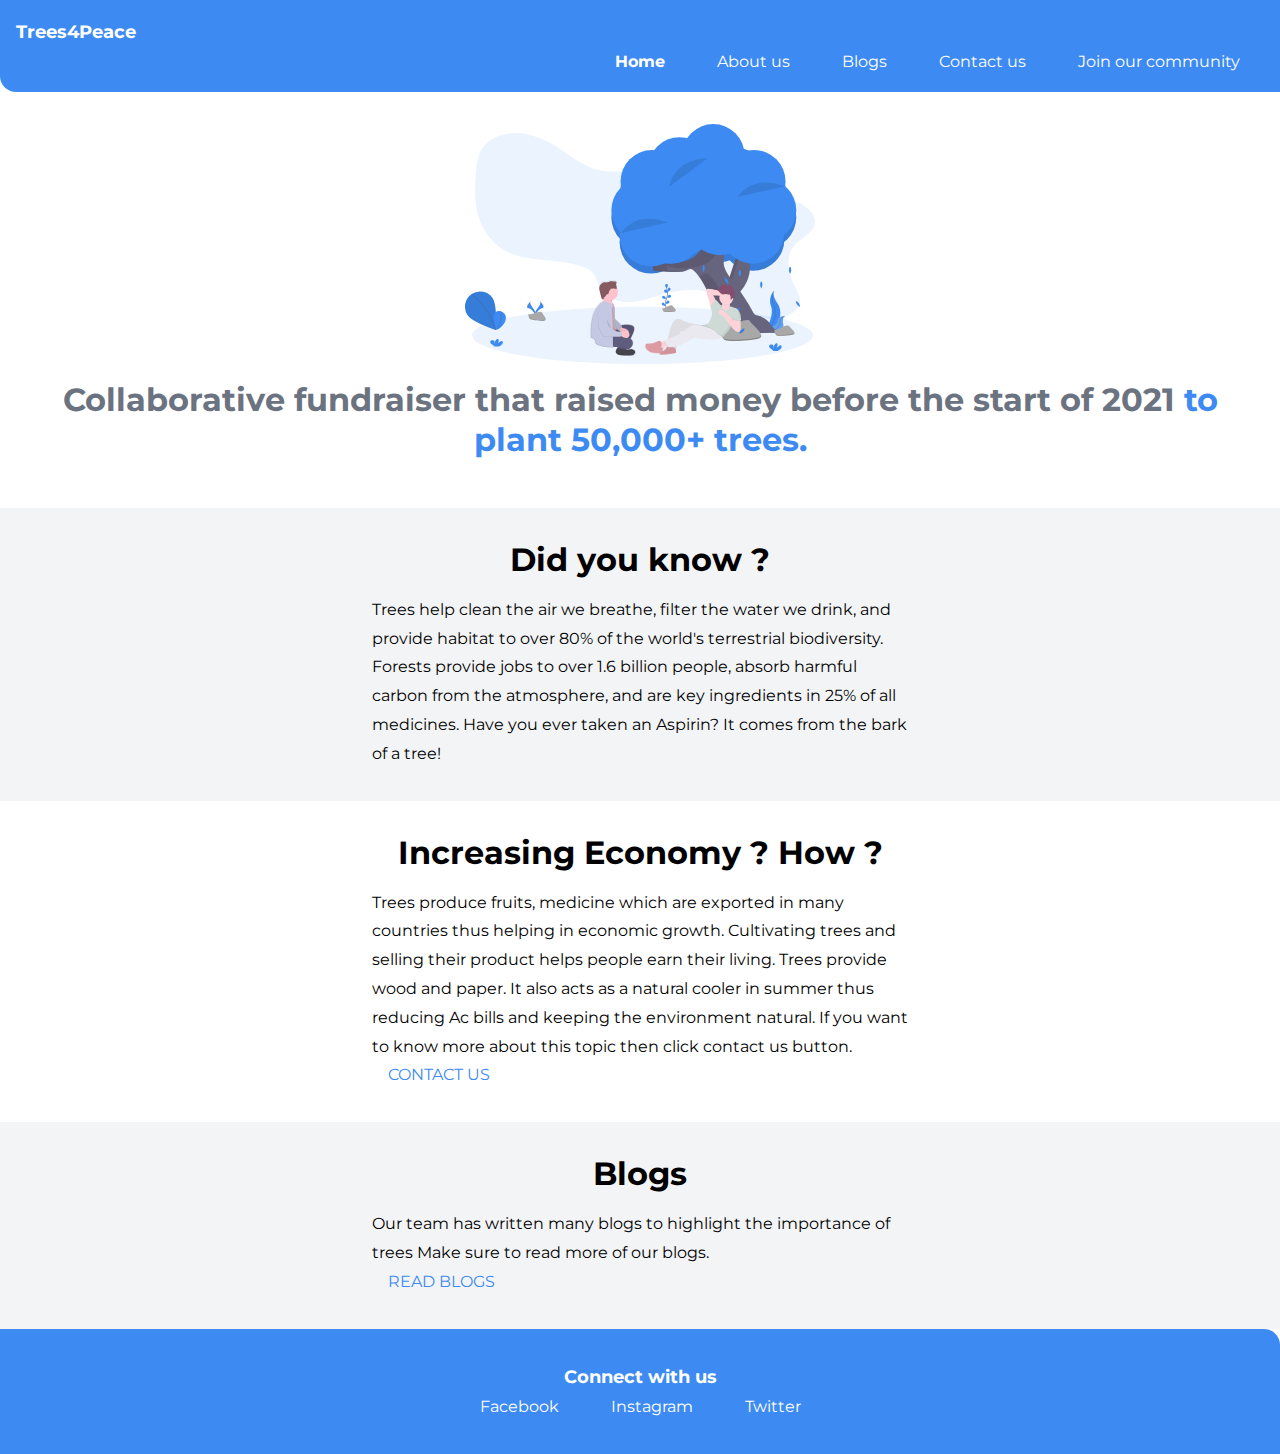
<file: index.html>
<!DOCTYPE html>
<html lang="en">
<head>
    <meta charset="UTF-8">
    <meta http-equiv="X-UA-Compatible" content="IE=edge">
    <meta name="viewport" content="width=device-width, initial-scale=1.0">
    <title>home ! Trees4Peace</title>
    <link href="/styles.css" rel="stylesheet" />
</head>
<body> 
    <nav class="navigation container">
        <div class="nav-brand">Trees4Peace</div>
        <ul class="list-non-bullet nav-pills">
            <li class="list-item-inline">
                <a class="link link-active" href="/index.html">Home</a>
            </li>
            <li class="list-item-inline">
                <a class="link" href="/aboutus.html">About us</a>
            </li>
            <li class="list-item-inline">
                <a  class="link" href="/blogs.html">Blogs</a>
            </li>
            <li class="list-item-inline">
                <a class="link" href="/contactus.html">Contact us</a>
            </li>
            <li class="list-item-inline">
                <a class="link" href="/joinus.html">Join our community</a>
            </li>
        </ul>

    </nav>

    <header class="hero">
        <img class="hero-img" src="images/tree87.svg" />
        <h1 class="hero-heading">Collaborative fundraiser that raised money before the start of 2021 <span class="heading-inverted">to plant 50,000+ trees.</span></h1>
    </header>


    <section class="section ow">
        <div class="container container-center">
        <h1>Did you know ?</h1>
        <p>Trees help clean the air we breathe, filter the water we drink, and provide habitat to over 80% of the world's terrestrial biodiversity.
            Forests provide jobs to over 1.6 billion people, absorb harmful carbon from the atmosphere, and are key ingredients in 25% of all medicines. Have you ever taken an Aspirin? It comes from the bark of a tree!</p>
    </div>
    </section>

    <section class="section">
        <div class="container container-center">
            <h1>Increasing Economy ? How ?</h1>
            <p>Trees produce fruits, medicine which are exported in many countries thus helping in economic growth. Cultivating trees and selling their product helps people earn their living. Trees provide wood and paper. It also acts as a natural cooler in summer thus reducing Ac bills and keeping the environment natural. If you want to know more  about this topic then click contact us button.</p>
            <a class="link link-secondary" href="/contactus.html">CONTACT US</a>
        </div>
        
    </section>

    <section class="section ow">
        <div class="container container-center">
        <h1>Blogs</h1>
        <p>Our team has written many blogs to highlight the importance of trees Make sure to read more of our blogs.</p>
        <a class="link link-secondary" href="/blogs.html">READ BLOGS</a>
    </div>
    </section>

    <footer class="footer">
        <div class="footer-header"> Connect with us</div>
        <ul class="social-links list-non-bullet">
            <li class="list-item-inline">
                <a  class="link" href="https://www.facebook.com"> Facebook</a>
            </li>
            <li class="list-item-inline">
                <a  class="link" href="https://www.instagram.com"> Instagram</a>
            </li>
            <li class="list-item-inline">
                <a  class="link" href="https://twitter.com"> Twitter</a>
            </li>
        </ul>
    </footer>


</body>
</html>
</file>
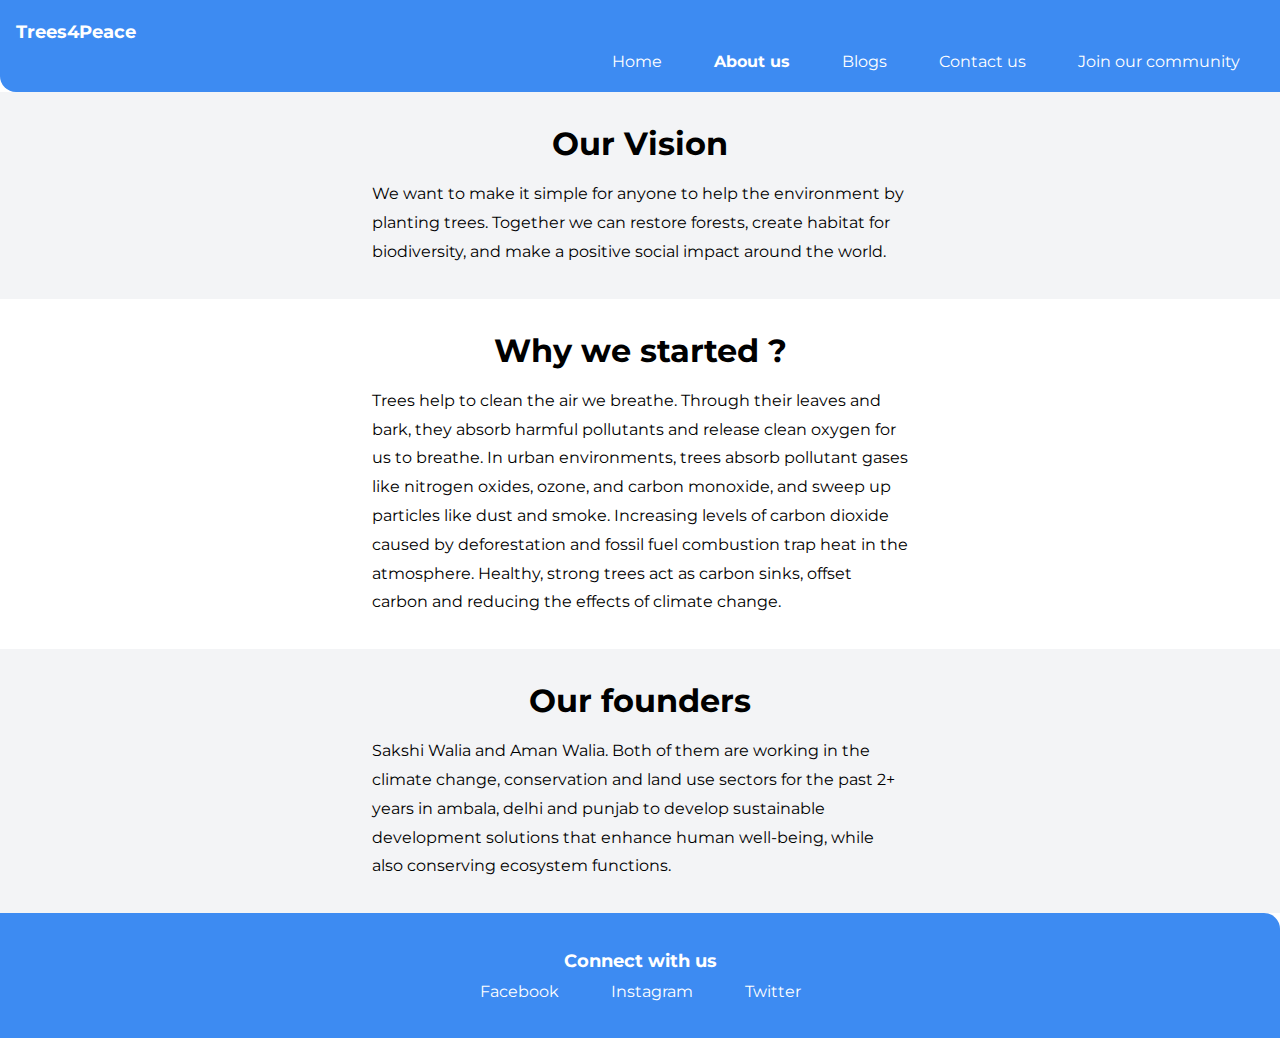
<file: aboutus.html>
<!DOCTYPE html>
<html lang="en">
<head>
    <meta charset="UTF-8">
    <meta http-equiv="X-UA-Compatible" content="IE=edge">
    <meta name="viewport" content="width=device-width, initial-scale=1.0">
    <title>About us</title>
    <link href="/styles.css" rel="stylesheet" />

</head>
<body>
    <nav class="navigation container">
        <div class="nav-brand">Trees4Peace</div>
        <ul class="list-non-bullet nav-pills">
            <li class="list-item-inline">
                <a class="link" href="/index.html">Home</a>
            </li>
            <li class="list-item-inline">
                <a class="link link-active" href="/aboutus.html">About us</a>
            </li>
            <li class="list-item-inline">
                <a  class="link" href="/blogs.html">Blogs</a>
            </li>
            <li class="list-item-inline">
                <a class="link" href="/contactus.html">Contact us</a>
            </li>
            <li class="list-item-inline">
                <a class="link" href="/joinus.html">Join our community</a>
            </li>
        </ul>

    </nav>

    <section class="section ow">
        <div class="container container-center">
        <h1>Our Vision</h1>
        <p>We want to make it simple for anyone to help the environment by planting trees. Together we can restore forests, create habitat for biodiversity, and make a positive social impact around the world.</p> 
            
    </div>
    </section>

    <section class="section">
        <div class="container container-center">
        <h1>Why we started ?</h1>
        <p>Trees help to clean the air we breathe. Through their leaves and bark, they absorb harmful pollutants and release clean oxygen for us to breathe. In urban environments, trees absorb pollutant gases like nitrogen oxides, ozone, and carbon monoxide, and sweep up particles like dust and smoke. Increasing levels of carbon dioxide caused by deforestation and fossil fuel combustion trap heat in the atmosphere. Healthy, strong trees act as carbon sinks, offset carbon and reducing the effects of climate change.</p>
    </div>
    </section>

    <section class="section ow">
        <div class="container container-center">
        <h1>Our founders</h1>
        <p> Sakshi Walia and Aman Walia. Both of them are working in the climate change, conservation and land use sectors for the past 2+ years in ambala, delhi and punjab to develop sustainable development solutions that enhance human well-being, while also conserving ecosystem functions.</p>
    </div>
    </section>

    <footer class="footer">
        <div class="footer-header"> Connect with us</div>
        <ul class="social-links list-non-bullet">
            <li class="list-item-inline">
                <a  class="link" href="https://www.facebook.com"> Facebook</a>
            </li>
            <li class="list-item-inline">
                <a  class="link" href="https://www.instagram.com"> Instagram</a>
            </li>
            <li class="list-item-inline">
                <a  class="link" href="https://twitter.com"> Twitter</a>
            </li>
        </ul>
    </footer>



</body>
</html>
</file>
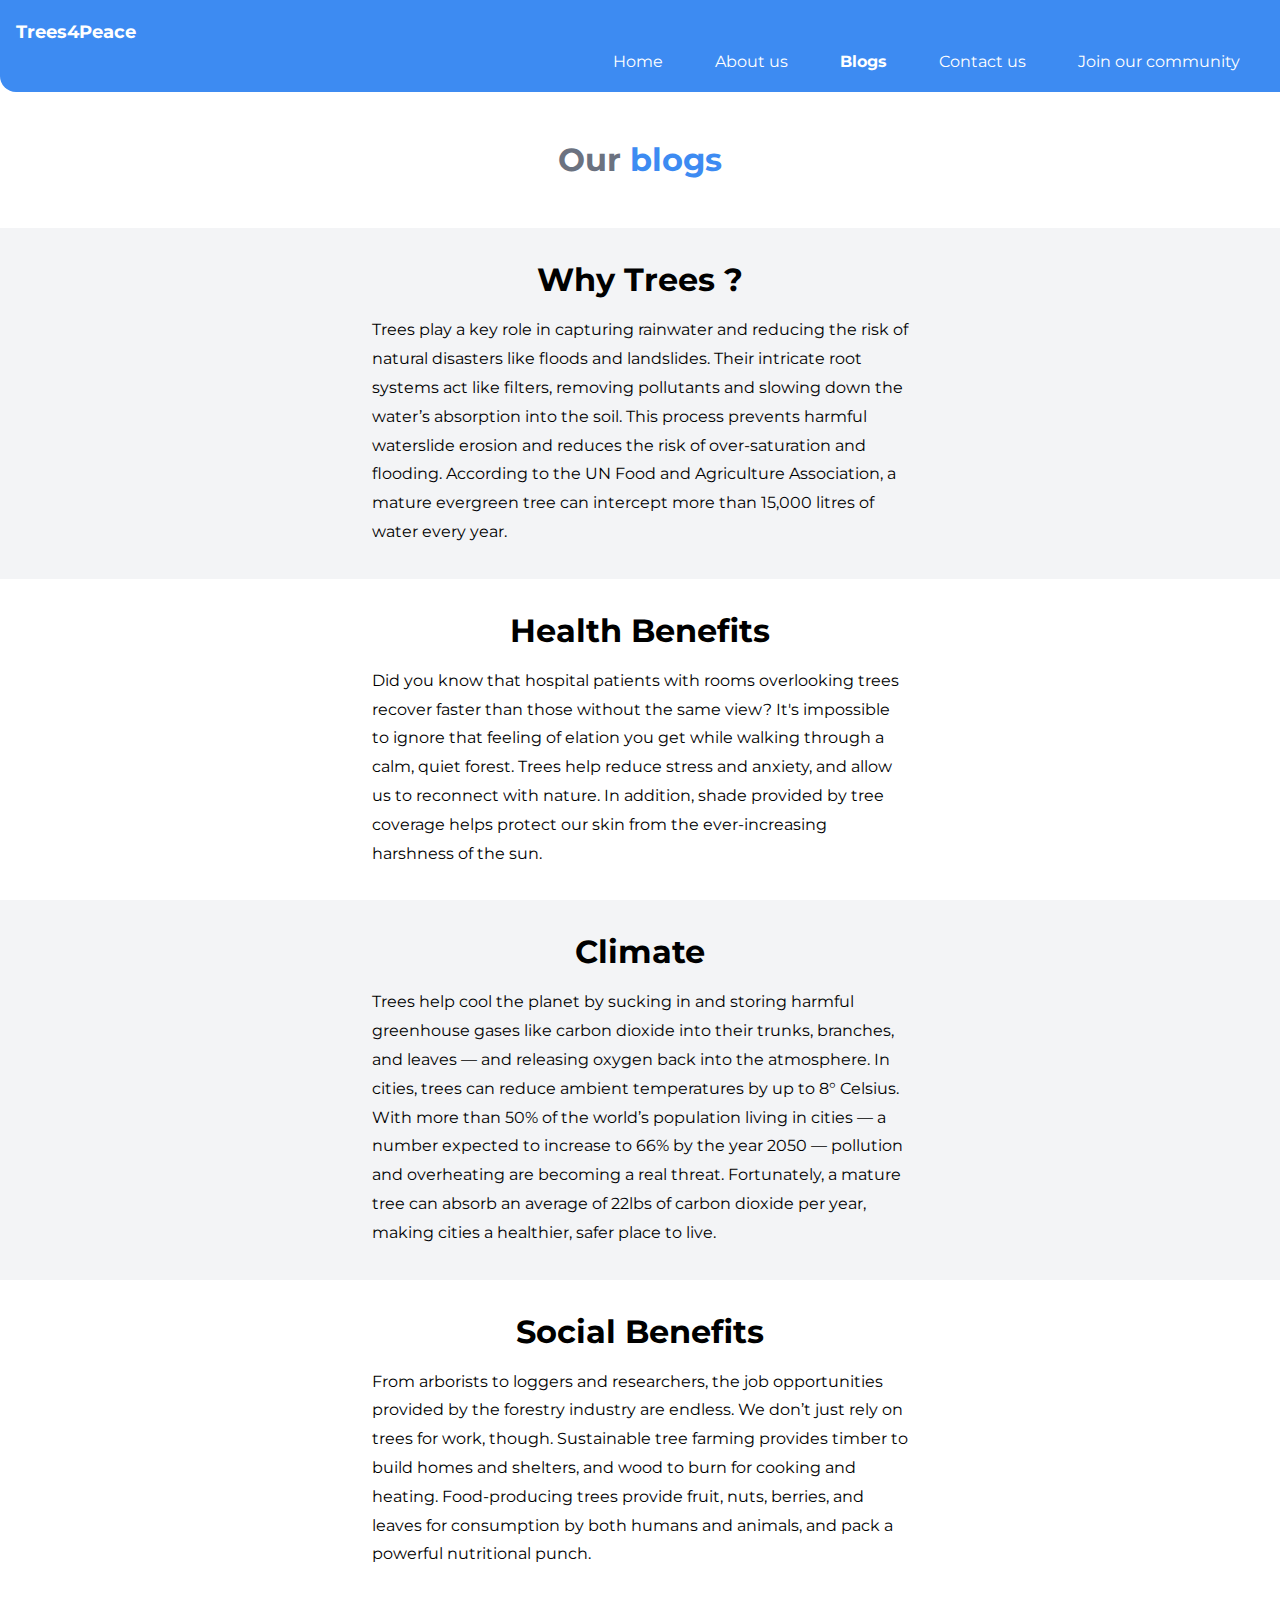
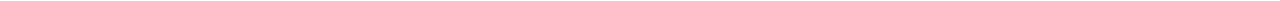
<file: blogs.html>
<!DOCTYPE html>
<html lang="en">
<head>
    <meta charset="UTF-8">
    <meta http-equiv="X-UA-Compatible" content="IE=edge">
    <meta name="viewport" content="width=device-width, initial-scale=1.0">
    <title>Blogs</title>
    <link href="/styles.css" rel="stylesheet" />
</head>
<body>
       
    <nav class="navigation container">
        <div class="nav-brand">Trees4Peace</div>
        <ul class="list-non-bullet nav-pills">
            <li class="list-item-inline">
                <a class="link" href="/index.html">Home</a>
            </li>
            <li class="list-item-inline">
                <a class="link" href="/aboutus.html">About us</a>
            </li>
            <li class="list-item-inline">
                <a  class="link link-active" href="/blogs.html">Blogs</a>
            </li>
            <li class="list-item-inline">
                <a class="link" href="/contactus.html">Contact us</a>
            </li>
            <li class="list-item-inline">
                <a class="link" href="/joinus.html">Join our community</a>
            </li>
        </ul>

    </nav>

    <header class="hero">
        
        <h1 class="hero-heading"> Our <span class="heading-inverted"> blogs </span></h1>
    </header>


    <section class="section ow">
        <div class="container container-center">
        <h1>Why Trees ?</h1>
        <p>Trees play a key role in capturing rainwater and reducing the risk of natural disasters like floods and landslides. Their intricate root systems act like filters, removing pollutants and slowing down the water’s absorption into the soil. This process prevents harmful waterslide erosion and reduces the risk of over-saturation and flooding. According to the UN Food and Agriculture Association, a mature evergreen tree can intercept more than 15,000 litres of water every year.</p>
    </div>
    </section>

    <section class="section">
        <div class="container container-center">
            <h1>Health Benefits</h1>
            <p>Did you know that hospital patients with rooms overlooking trees recover faster than those without the same view? It's impossible to ignore that feeling of elation you get while walking through a calm, quiet forest. Trees help reduce stress and anxiety, and allow us to reconnect with nature. In addition, shade provided by tree coverage helps protect our skin from the ever-increasing harshness of the sun.</p>   
        </div>
        
    </section>

    <section class="section ow">
        <div class="container container-center">
        <h1>Climate</h1>
        <p>Trees help cool the planet by sucking in and storing harmful greenhouse gases like carbon dioxide into their trunks, branches, and leaves — and releasing oxygen back into the atmosphere. In cities, trees can reduce ambient temperatures by up to 8° Celsius. With more than 50% of the world’s population living in cities — a number expected to increase to 66% by the year 2050 — pollution and overheating are becoming a real threat. Fortunately, a mature tree can absorb an average of 22lbs of carbon dioxide per year, making cities a healthier, safer place to live.</p>
    </div>
    </section>
       
    <section class="section">
        <div class="container container-center">
            <h1>Social Benefits</h1>
            <p>From arborists to loggers and researchers, the job opportunities provided by the forestry industry are endless. We don’t just rely on trees for work, though. Sustainable tree farming provides timber to build homes and shelters, and wood to burn for cooking and heating. Food-producing trees provide fruit, nuts, berries, and leaves for consumption by both humans and animals, and pack a powerful nutritional punch.</p>   
        </div>
        
    </section>

</body>
</html>
</file>
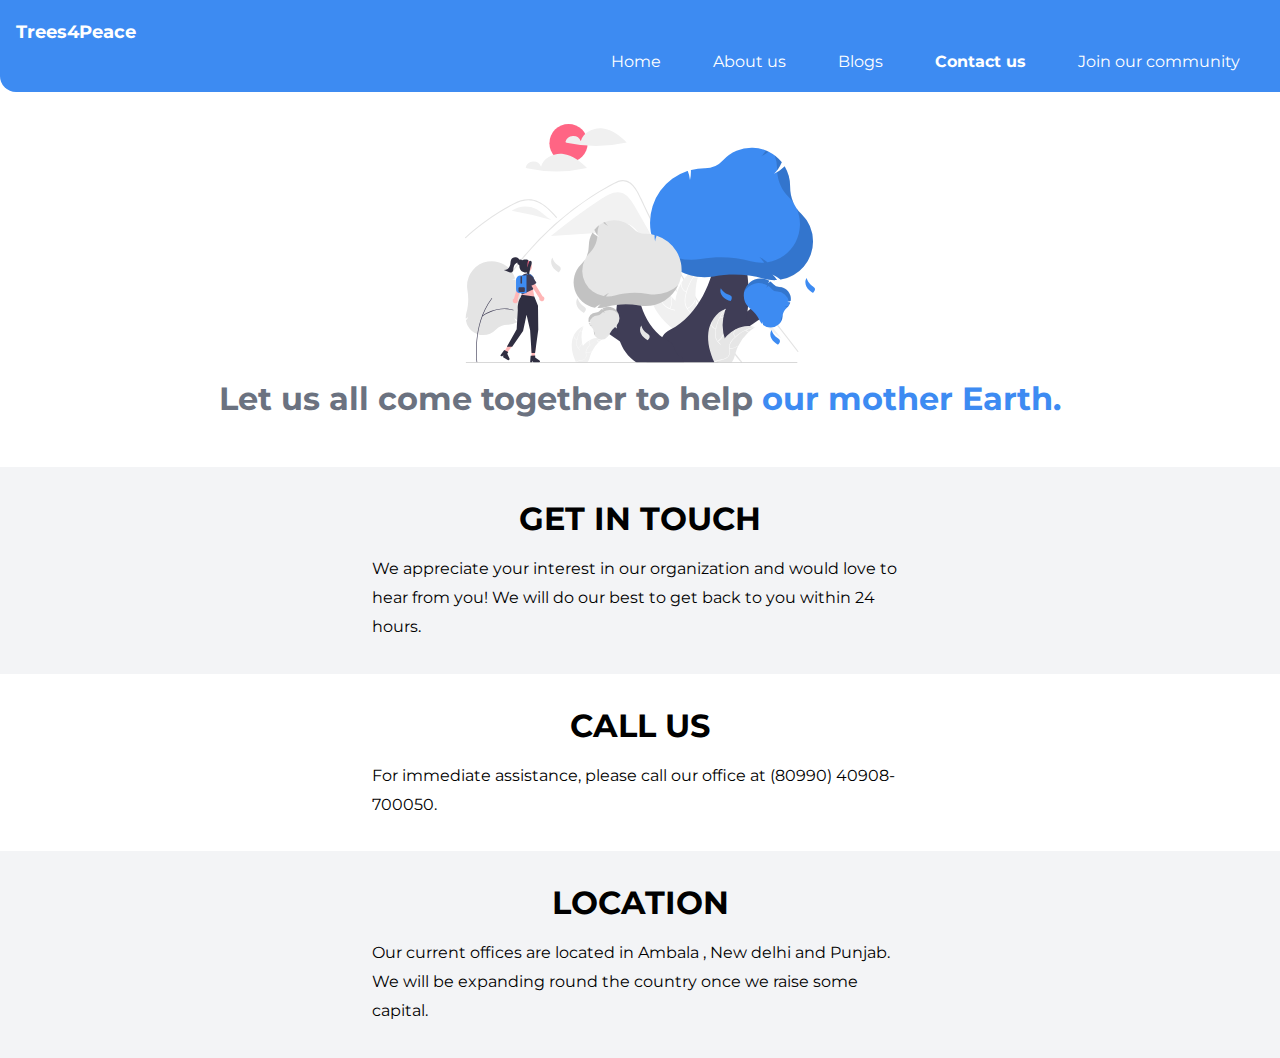
<file: contactus.html>
<!DOCTYPE html>
<html lang="en">
<head>
    <meta charset="UTF-8">
    <meta http-equiv="X-UA-Compatible" content="IE=edge">
    <meta name="viewport" content="width=device-width, initial-scale=1.0">
    <title>Contact us</title>
    <link href="/styles.css" rel="stylesheet" />

</head>
<body>
    <nav class="navigation container">
        <div class="nav-brand">Trees4Peace</div>
        <ul class="list-non-bullet nav-pills">
            <li class="list-item-inline">
                <a class="link" href="/index.html">Home</a>
            </li>
            <li class="list-item-inline">
                <a class="link " href="/aboutus.html">About us</a>
            </li>
            <li class="list-item-inline">
                <a  class="link" href="/blogs.html">Blogs</a>
            </li>
            <li class="list-item-inline">
                <a class="link link-active" href="/contactus.html">Contact us</a>
            </li>
            <li class="list-item-inline">
                <a class="link" href="/joinus.html">Join our community</a>
            </li>
        </ul>

    </nav>
    <header class="hero">
        <img class="hero-img" src="images/treent5.svg" />
        <h1 class="hero-heading">Let us all come together to help <span class="heading-inverted">our mother Earth.</span></h1>
    </header>

    <section class="section ow">
        <div class="container container-center">
        <h1>GET IN TOUCH</h1>
        <p>We appreciate your interest in our organization and would love to hear from you! We will do our best to get back to you within 24 hours.</p>
    </div>
    </section>

    <section class="section">
        <div class="container container-center">
        <h1>CALL US</h1>
        <p>For immediate assistance, please call our office at (80990) 40908-700050.</p>
    </div>
    </section>
    <section class="section ow">
        <div class="container container-center">
        <h1>LOCATION</h1>
        <p> Our current offices are located in Ambala , New delhi and Punjab. We will be expanding round the country once we raise some capital. </p>
    </div>
    </section>

    

</body>
</html>
</file>
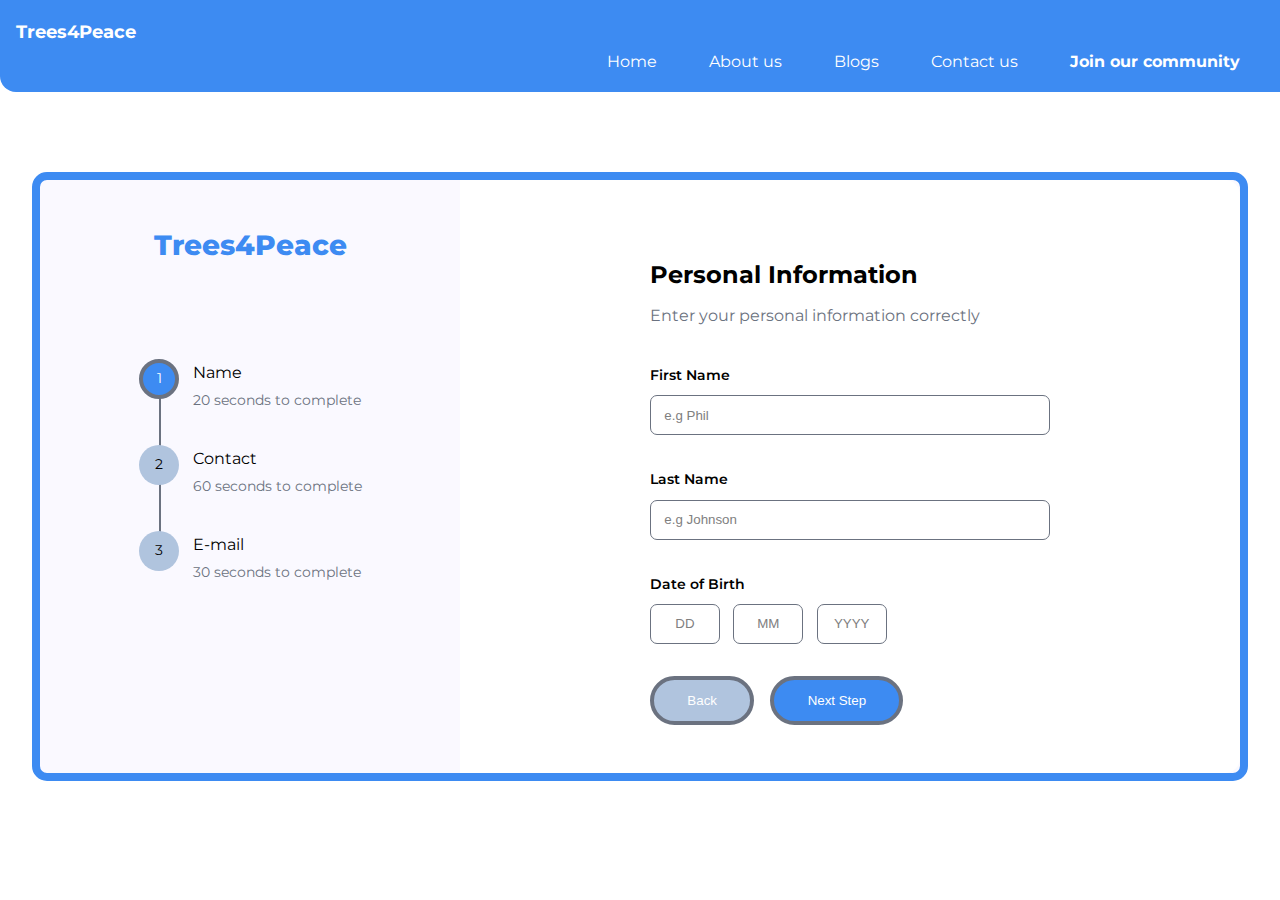
<file: joinus.html>
<!DOCTYPE html>
<html lang="en">
<head>
    <meta charset="UTF-8">
    <meta http-equiv="X-UA-Compatible" content="IE=edge">
    <meta name="viewport" content="width=device-width, initial-scale=1.0">
    <title>Join Us</title>
    <link href="/styles.css" rel="stylesheet" />

</head>
<body>
    <nav class="navigation container">
        <div class="nav-brand">Trees4Peace</div>
        <ul class="list-non-bullet nav-pills">
            <li class="list-item-inline">
                <a class="link" href="/index.html">Home</a>
            </li>
            <li class="list-item-inline">
                <a class="link " href="/aboutus.html">About us</a>
            </li>
            <li class="list-item-inline">
                <a  class="link" href="/blogs.html">Blogs</a>
            </li>
            <li class="list-item-inline">
                <a class="link" href="/contactus.html">Contact us</a>
            </li>
            <li class="list-item-inline">
                <a class="link link-active" href="/joinus.html">Join our community</a>
            </li>
        </ul>

    </nav>
    
    <div id="page" class="site">
        <div class="container">
            <div class="form-box">
                <div class="progress">
                    <div class="logo"><a href="/"><span>Trees4</span>Peace</a></div>
                    <ul class="progress-steps">
                        <li class="step active">
                            <span>1</span>
                            <p>Name<br><span>20 seconds to complete</span></p>
                        </li>
                        <li class="step">
                            <span>2</span>
                            <p>Contact<br><span>60 seconds to complete</span></p>
                        </li>
                        <li class="step">
                            <span>3</span>
                            <p>E-mail<br><span>30 seconds to complete</span></p>
                        </li>
                    </ul>

                </div>
                <form action="">
                    <div class="form-one form-step active">
                        <div class="bg-svg"></div>
                        <h2>Personal Information</h2>
                        <p>Enter your personal information correctly</p>
                        <div>
                            <label>First Name</label>
                            <input type="text" placeholder="e.g Phil">
                        </div>
                        <div>
                            <label>Last Name</label>
                            <input type="text" placeholder="e.g Johnson">
                        </div>
                        <div class="birth">
                            <label>Date of Birth</label>
                            <div class="grouping">
                                <input type="text" pattern="[0-9]*" name="day" value="" min="0" max="31" placeholder="DD">
                                <input type="text" pattern="[0-9]*" name="month" value="" min="0" max="12" placeholder="MM">
                                <input type="text" pattern="[0-9]*" name="year" value="" min="0" max="2050" placeholder="YYYY">
                            </div>
                        </div>
                    </div>
                    <div class="form-two form-step">
                        <div class="bg-svg"></div>
                        <h2>Contact</h2>
                        <div>
                            <label>Phone</label>
                            <input type="tel" placeholder="+91xxxxxxxxxx">
                        </div>
                        <div>
                            <label>Address</label>
                            <input type="text" placeholder="Street Address">
                        </div>
                        <div>
                            
                            <input type="text" placeholder="Flat, Building">
                        </div>
                        <div>
                            <label>City</label>
                            <input type="text" placeholder="City">
                        </div>
                        <div>
                            <label>State</label>
                            <input type="text" placeholder="State/Province">
                        </div>
                        <div>
                            <label>Zip Code</label>
                            <input type="text" placeholder="Postal/Zip Code">
                        </div>
                        <div>
                            <label>Country</label>
                            <select name="country" id="country">
                                <option value="">Please select</option>
                                <option value="Australia">Australia</option>
                                <option value="America">America</option>
                                <option value="India">India</option>
                                <option value="France">France</option>
                                <option value="Sweden">Sweden</option>
                                <option value="Italy">Italy</option>
                                <option value="Denmark">Denmark</option>
                                <option value="United Kingdom">United Kingdom</option>
                            </select>
                        </div>

                    </div>
                    <div class="form-three form-step">
                        <div class="bg-svg"></div>
                        <h2>Security</h2>
                        <div>
                            <label>Email</label>
                            <input type="email" placeholder="Your email address">
                        </div>
                        <div>
                            <label>Username</label>
                            <input type="text" placeholder="Username">
                        </div>
                        <div>
                            <label>Password</label>
                            <input type="password" placeholder="Password">
                        </div>
                        <div>
                            <input type="password" placeholder="Confirm Password">
                        </div>
                        <div class="checkbox">
                            <input type="checkbox">
                            <label>Receive our news letter and special offers</label>
                            
                        </div>
                    </div>
                    <div class="btn-group">
                        <button type="button" class="btn-prev" disabled>Back</button>
                        <button type="button" class="btn-next">Next Step</button>
                        <button type="button" class="btn-submit">Submit</button>
                    </div>
                </form>
            </div>
        </div>
    </div>
    <script src="script.js"></script>
    
</body>
</html>
</file>
<file: styles.css>
@import url('https://fonts.googleapis.com/css2?family=Montserrat:ital@1&family=Ubuntu:wght@300;700&display=swap');


:root {
    --primary-color: #3D8BF2;
    --off-white: #F3F4F6; 
    --dark-gray: #6B7280;

    --font-smaller: 14px;
    --font-bigger: 20px;
}
*{
    margin: 0;
    padding: 0;
}
*,::before,::after {
    box-sizing: border-box;
}
html {
    scroll-behavior: smooth;
}

body {
    font-family: 'Montserrat', sans-serif;
    margin: 0px;
    font-size: 16px;
    font-weight: 400;
    line-height: 1.8;
}
a {
    text-decoration: none;
    color: inherit;
}

ul {
    list-style: none;
}

h1,h2,h3 {
     font-weight: 700;
     line-height: 1.25;
     margin: 0 0 0.5em;

}

hr {
    margin: 2rem 0rem;
}
/**container**/
.container {
    padding: 0rem 2rem;
    margin: 0 auto;

}

.container-center {
    max-width: 600px;
    margin: auto;
}

/**#3D8BF2**/

/**links**/
.link{
    text-decoration: none;
    padding: 0.5rem 1rem;
    margin-top: 1rem;
    margin-bottom: 1rem;
}

.link-primary {
    background-color: var
    (--primary-color);
    border-radius: 0.5rem;
    color: green;
}

.link-secondary {
    color: var(--primary-color);
    border-radius: 0.5rem;
    border: 1px solid var
    (--primary-color);
}

/**lists**/

.list-non-bullet {
    list-style: none;
}

.list-item-inline {
    display: inline;
    padding: 0rem 0.5rem;
}

/**navigation**/

.navigation {
    background-color: var(--primary-color);
    color: white;
    padding: 1rem;
    border-bottom-left-radius: 1rem;
}

.navigation .nav-brand {
    font-weight: bold;
    font-size: 1.1rem;
}

.navigation .nav-pills {
    text-align: right;
}

.navigation .link {
    color: white;
}

.navigation .link-active {
    font-weight: bold;
}

/**header**/

.hero {
    padding: 2rem;
    text-align: center;
}

.hero .hero-img {
    max-width: 350px;
    display: block;
    margin: auto;
}

.hero .hero-heading {
    text-align: center;
    padding-top: 1rem;
   color: var(--dark-gray);
}

.hero .hero-heading .heading-inverted {
    color: var(--primary-color);
}

/**sections**/

.section {
    padding: 2rem;
}

.section h1 {
    text-align: center;
    
}

.ow {
    background-color: var(--off-white);
}

/**footers**/

.footer {
    background-color: var(--primary-color);
    padding: 2rem 0rem;
    text-align: center;
    color: white;
    border-top-right-radius: 1rem;
}

.footer .link {
    color: white;
}

.footer .footer-header {
    font-weight: bold;
    font-size: large;
}

.footer ul {
    padding-inline-start: 0px;
}

.form-box {
    display: flex;
    flex-direction: column;
    margin-top: 5em;
    border: 8px solid var(--primary-color);
    border-radius: 15px;
    background-color: #faf9ff;
}    

/* progress */

.form-box .progress {
    position: relative;
    padding: 1em;
}

.logo {
    font-size: 1.75em;
    font-weight: 800;
    color: #3D8BF2;
    padding: 40px 48px;
    text-align: center;
}

.logo span {
    color: var(--primary-color);
}

/* progress steps */

.progress ul.progress-steps {
    display: flex;
    flex-direction: row;
    align-items: center;
    justify-content: center;
    gap: 2em;
}

.progress ul.progress-steps li {
    position: relative;
    display: flex;
    align-items: flex-start;
    margin-bottom: 2em;
}



.progress ul.progress-steps li > span {
    position: relative;
    width: 40px;
    height: 40px;
    font-size: var(--font-smaller);
    display: flex;
    align-items: center;
    justify-content: center;
    margin-right: 1em;
    border-radius: 50%;
    background-color: lightsteelblue; 
    z-index: 1;
}

.progress ul.progress-steps li.active > span {
    color: white;
    background-color: var(--primary-color);
    border: 4px solid var(--dark-gray);
    z-index: 1;
}


.progress ul.progress-steps li p span {
    font-size: var(--font-smaller);
    color: var(--dark-gray);
    display: none;
}



.progress ul li p {
    position: absolute;
    top: -2em;
    font-size: 12px;
}

/*form */

.form-box form {
    width: 100%;
    padding: 3em 1em;
    background-color: white;
    border-radius: 30px 30px 15px 15px;
}
form > div {
    max-width: 400px;
    margin: 0 auto;
}
form > div p {
    color: var(--dark-gray);
    margin-bottom: 2em;
}
form > div > div:not(.checkbox) {
     display: flex;
     flex-direction: column;
     margin-bottom: 2em;
}
form :where(input,select) {
     height: 40px;
     padding: 0 1em;
     border-radius: 7px;
     outline-color: var(--primary-color);
     border: 1px solid var(--dark-gray);
     background-color: transparent;
}

form label {
    font-size: var(--font-smaller);
    margin-bottom: 0.5em;
    font-weight: 600;
}

form .grouping {
    display: flex;
}
form .grouping input {
    max-width: 70px;
    text-align: center;
    margin-right: 1em;
}

form .checkbox input {
    height: auto;
}


form > div:not(.btn-group) {
    display: none;
    -webkit-animation: fadeIn .6s cubic-bezier(0.39, 0.575, 0.565, 1) both;
    animation: fadeIn .6s cubic-bezier(0.39, 0.575, 0.565, 1) both;
}
@keyframes fadeIn  {
    0% {
        opacity: 0;
        -webkit-transform: translateY(10%);
        transform: translateY(10%);
    }
    100% {
        opacity: 1;
        -webkit-transform: translateY(0%);
        transform: translateY(0%);
    }
}

form > div.active {
    display: block;
}



/*buttons two */
/*hiding form details */


.btn-group {
    display: flex;
    flex-wrap: wrap;
    gap: 1em;
    margin-top: 2em;
}

.btn-group [class*="btn-"] {
    background-color: var(--primary-color);
    color: white;
    padding: 1em 2.5em;
    border: 4px solid var(--dark-gray);
    border-radius: 30px;
    cursor: pointer;
    -webkit-transition: background-color .3s, border-color .3s ease-out;
    transition: background-color .3s, border-color .3s ease-out;
}

.btn-group [class*="btn-"]:disabled {
    background-color:lightsteelblue;
    border-color: var(--dark-gray);
    cursor: text;  
}

.btn-group [class*="btn-"]:hover:not(:disabled) {
    background-color:navy;
    border-color: var(--dark-gray);
}



.btn-group .btn-submit,
.form-three.active ~ .btn-group .btn-next {
    display: none;
}
.form-three.active ~ .btn-group .btn-submit {
    display: block;
}
.form-three.active ~ .btn-group {
    justify-content: space-between;
}

::placeholder {
    color:gray;
}



@media screen and (min-width: 768px) {
    .form-box {
        flex-direction: row;
    }
    .form-box .progress {
        flex: 1 0 35%;
        min-width: 300px;
        padding: 3em
    }
    .logo {
        margin: -48px -48px 48px;
    }
    .progress ul.progress-steps {
        flex-direction: column;
        gap: 0;
    }
    .progress ul.progress-steps li:not(:last-child)::before {
        content: '';
        position: absolute;
        left: 20px;
        top: 30px;
        width: 2px;
        height: 65px;
        background-color: var(--dark-gray);
    }
    .form-box form {
        padding: 3em;
        border-radius: 0 15px 15px 0;
    }
    .progress ul li p {
        position: relative;
        top: auto;
        font-size: inherit;
    }
    .progress ul.progress-steps li p span {
        display: block;
    }
}
</file>
